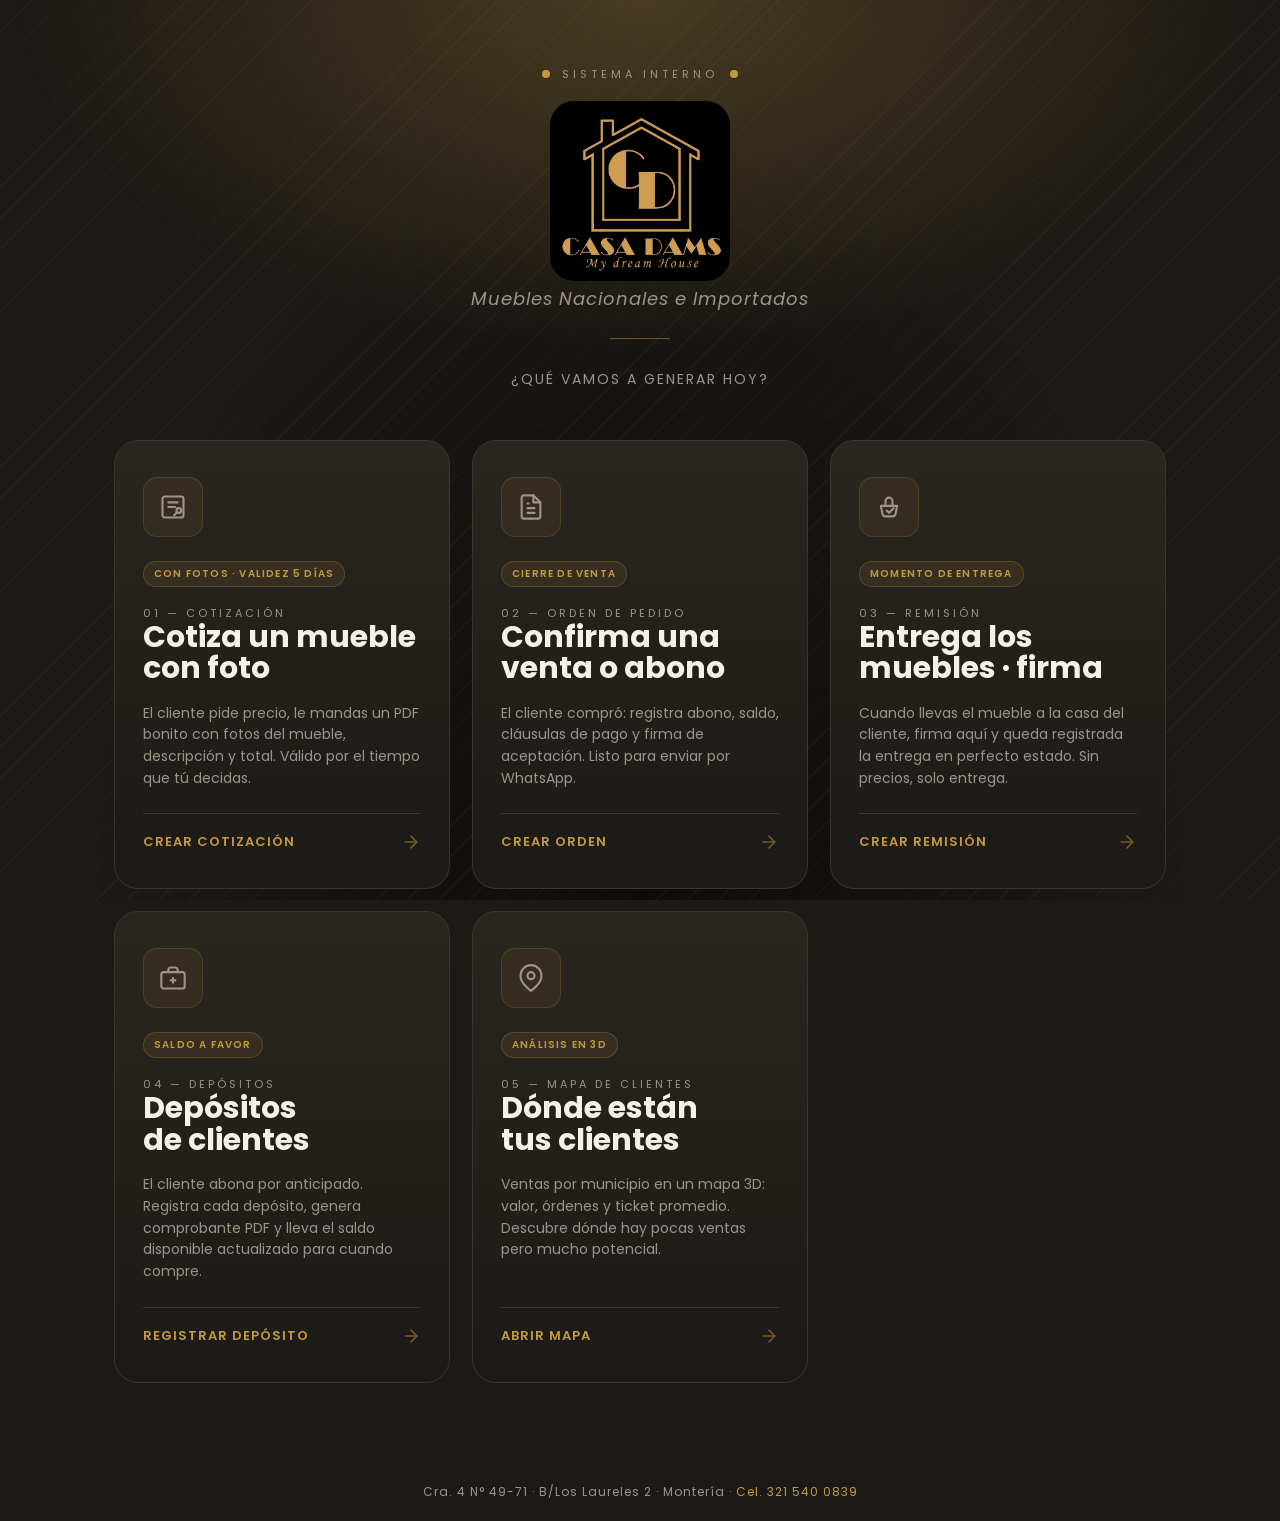
<file: index.html>
<!DOCTYPE html>
<html lang="es">
<head>
<meta charset="UTF-8">
<meta name="viewport" content="width=device-width, initial-scale=1.0">
<title>Casa Dams — Panel</title>
<link href="https://fonts.googleapis.com/css2?family=Poppins:wght@300;400;500;600;700&display=swap" rel="stylesheet">
<link rel="stylesheet" href="casa-dams.css">
<style>
  body {
    background: var(--dark);
    color: var(--cream);
    min-height: 100vh;
    padding: 0;
    overflow-x: hidden;
  }

  /* Fondo con textura sutil */
  body::before {
    content: '';
    position: fixed;
    inset: 0;
    background-image:
      radial-gradient(ellipse 70% 55% at 50% 0%, rgba(196,154,60,0.26) 0%, rgba(196,154,60,0) 70%),
      repeating-linear-gradient(135deg, rgba(196,154,60,0.06) 0 1px, transparent 1px 22px),
      radial-gradient(ellipse at 50% 100%, rgba(0,0,0,0.55), transparent 60%);
    pointer-events: none;
    z-index: 0;
  }

  .hub-header {
    text-align: center;
    padding: 60px 24px 30px;
    position: relative;
    z-index: 1;
  }

  .hub-logo-img {
    width: 180px;
    height: 180px;
    object-fit: contain;
    border-radius: 24px;
    margin: 0 auto 4px;
    display: block;
    animation: fadeInUp 0.9s var(--ease-smooth) both;
    transition: transform 0.4s var(--ease-bounce);
  }
  .hub-logo-img:hover { transform: scale(1.04) rotate(-1deg); }

  .hub-logo-mark {
    display: inline-flex;
    align-items: center;
    gap: 12px;
    margin-bottom: 18px;
  }
  .hub-logo-mark .dot {
    width: 8px;
    height: 8px;
    background: var(--gold);
    border-radius: 50%;
    animation: blink 2s infinite;
  }
  @keyframes blink { 0%, 100% { opacity: 1; } 50% { opacity: 0.3; } }
  .hub-logo-mark .label {
    font-size: 11px;
    letter-spacing: 4px;
    text-transform: uppercase;
    color: var(--warm-gray);
  }

  .hub-title {
    font-family: 'Poppins',sans-serif;
    font-size: clamp(48px, 8vw, 84px);
    font-weight: 700;
    color: var(--gold);
    letter-spacing: 6px;
    line-height: 1;
    margin-bottom: 10px;
    animation: fadeInUp 0.8s var(--ease-smooth) both;
  }

  .hub-tagline {
    font-family: 'Poppins',sans-serif;
    font-style: italic;
    font-size: clamp(14px, 2vw, 18px);
    color: var(--warm-gray);
    letter-spacing: 1px;
    animation: fadeInUp 0.8s var(--ease-smooth) both;
    animation-delay: 0.1s;
  }

  .hub-divider {
    width: 60px;
    height: 1px;
    background: var(--gold);
    margin: 26px auto 0;
    opacity: 0.5;
  }

  .hub-subtitle {
    text-align: center;
    color: var(--warm-gray);
    font-size: 14px;
    letter-spacing: 2px;
    text-transform: uppercase;
    margin-bottom: 50px;
    position: relative;
    z-index: 1;
    animation: fadeInUp 0.8s var(--ease-smooth) both;
    animation-delay: 0.15s;
  }

  .hub-grid {
    max-width: 1100px;
    margin: 0 auto;
    padding: 0 24px 80px;
    display: grid;
    grid-template-columns: repeat(auto-fit, minmax(280px, 1fr));
    gap: 22px;
    position: relative;
    z-index: 1;
  }

  .hub-card {
    background: linear-gradient(180deg, var(--dark-2) 0%, var(--dark) 100%);
    border: 1px solid #3A3730;
    border-radius: 24px;
    padding: 36px 28px;
    text-decoration: none;
    color: var(--cream);
    display: flex;
    flex-direction: column;
    gap: 18px;
    position: relative;
    overflow: hidden;
    transition: all 0.35s var(--ease-smooth);
    animation: fadeInUp 0.7s var(--ease-smooth) both;
    cursor: pointer;
  }
  .hub-card:nth-child(1) { animation-delay: 0.2s; }
  .hub-card:nth-child(2) { animation-delay: 0.3s; }
  .hub-card:nth-child(3) { animation-delay: 0.4s; }
  .hub-card:nth-child(4) { animation-delay: 0.5s; }
  .hub-card:nth-child(5) { animation-delay: 0.6s; }

  .hub-card::before {
    content: '';
    position: absolute;
    top: 0; left: 0; right: 0;
    height: 3px;
    background: linear-gradient(90deg, transparent, var(--gold), transparent);
    transform: scaleX(0);
    transform-origin: center;
    transition: transform 0.5s var(--ease-smooth);
  }

  .hub-card::after {
    content: '';
    position: absolute;
    inset: -1px;
    border-radius: 24px;
    padding: 1px;
    background: linear-gradient(135deg, var(--gold) 0%, transparent 50%, transparent 100%);
    -webkit-mask: linear-gradient(#000 0 0) content-box, linear-gradient(#000 0 0);
    -webkit-mask-composite: xor;
            mask-composite: exclude;
    opacity: 0;
    transition: opacity 0.3s;
    pointer-events: none;
  }

  .hub-card:hover {
    transform: translateY(-6px);
    border-color: var(--gold);
    box-shadow: 0 24px 50px rgba(0,0,0,0.4), 0 0 0 1px rgba(196,154,60,0.2);
  }
  .hub-card:hover::before { transform: scaleX(1); }
  .hub-card:hover::after { opacity: 0.8; }
  .hub-card:hover .hub-arrow { transform: translateX(6px); opacity: 1; }
  .hub-card:hover .hub-card-icon { color: var(--gold); transform: scale(1.05); }

  .hub-card-icon-wrap {
    width: 60px;
    height: 60px;
    border-radius: 14px;
    background: rgba(196,154,60,0.08);
    border: 1px solid rgba(196,154,60,0.18);
    display: flex;
    align-items: center;
    justify-content: center;
    margin-bottom: 6px;
    transition: all 0.3s var(--ease-smooth);
  }
  .hub-card:hover .hub-card-icon-wrap { background: rgba(196,154,60,0.15); }

  .hub-card-icon {
    color: var(--warm-gray);
    transition: all 0.3s var(--ease-smooth);
  }

  .hub-card-label {
    font-size: 11px;
    letter-spacing: 3px;
    text-transform: uppercase;
    color: var(--warm-gray);
  }

  .hub-card-title {
    font-family: 'Poppins',sans-serif;
    font-size: 30px;
    font-weight: 700;
    color: var(--cream);
    line-height: 1.05;
  }

  .hub-card-desc {
    color: var(--warm-gray);
    font-size: 14px;
    line-height: 1.55;
    flex: 1;
  }

  .hub-card-footer {
    display: flex;
    align-items: center;
    justify-content: space-between;
    margin-top: 6px;
    padding-top: 18px;
    border-top: 1px solid #3A3730;
  }

  .hub-card-cta {
    font-size: 13px;
    font-weight: 600;
    letter-spacing: 1px;
    text-transform: uppercase;
    color: var(--gold);
  }

  .hub-arrow {
    color: var(--gold);
    opacity: 0.5;
    transition: all 0.25s var(--ease-smooth);
  }

  /* Tag chip */
  .hub-tag {
    display: inline-flex;
    align-items: center;
    gap: 6px;
    font-size: 10px;
    font-weight: 600;
    letter-spacing: 1.2px;
    text-transform: uppercase;
    color: var(--gold);
    padding: 4px 10px;
    background: rgba(196,154,60,0.1);
    border: 1px solid rgba(196,154,60,0.25);
    border-radius: 100px;
    align-self: flex-start;
  }

  .hub-footer {
    text-align: center;
    padding: 20px;
    color: var(--warm-gray);
    font-size: 12px;
    letter-spacing: 1px;
    position: relative;
    z-index: 1;
  }
  .hub-footer a { color: var(--gold); text-decoration: none; }

  @media (max-width: 600px) {
    .hub-header { padding: 50px 24px 30px; }
    .hub-subtitle { margin-bottom: 30px; }
    .hub-card { padding: 28px 22px; }
    .hub-card-title { font-size: 26px; }
  }
</style>
</head>
<body>

<div class="hub-header">
  <div class="hub-logo-mark">
    <span class="dot"></span>
    <span class="label">Sistema Interno</span>
    <span class="dot"></span>
  </div>
  <img src="assets/logo-casa-dams.jpeg" class="hub-logo-img" alt="Casa Dams">
  <p class="hub-tagline">Muebles Nacionales e Importados</p>
  <div class="hub-divider"></div>
</div>

<p class="hub-subtitle">¿Qué vamos a generar hoy?</p>

<div class="hub-grid">

  <a class="hub-card" href="cotizacion.html">
    <div class="hub-card-icon-wrap">
      <svg class="hub-card-icon" width="28" height="28" viewBox="0 0 24 24" fill="none" stroke="currentColor" stroke-width="1.8" stroke-linecap="round" stroke-linejoin="round">
        <rect x="3" y="3" width="18" height="18" rx="2"></rect>
        <path d="M8 8h8"></path>
        <path d="M8 12h6"></path>
        <circle cx="17" cy="15" r="2"></circle>
        <path d="m13 19 2-2"></path>
      </svg>
    </div>
    <span class="hub-tag">Con fotos · Validez 5 días</span>
    <div>
      <div class="hub-card-label">01 — Cotización</div>
      <div class="hub-card-title">Cotiza un mueble<br>con foto</div>
    </div>
    <p class="hub-card-desc">El cliente pide precio, le mandas un PDF bonito con fotos del mueble, descripción y total. Válido por el tiempo que tú decidas.</p>
    <div class="hub-card-footer">
      <span class="hub-card-cta">Crear cotización</span>
      <svg class="hub-arrow" width="20" height="20" viewBox="0 0 24 24" fill="none" stroke="currentColor" stroke-width="2" stroke-linecap="round" stroke-linejoin="round">
        <line x1="5" y1="12" x2="19" y2="12"></line>
        <polyline points="12 5 19 12 12 19"></polyline>
      </svg>
    </div>
  </a>

  <a class="hub-card" href="orden.html">
    <div class="hub-card-icon-wrap">
      <svg class="hub-card-icon" width="28" height="28" viewBox="0 0 24 24" fill="none" stroke="currentColor" stroke-width="1.8" stroke-linecap="round" stroke-linejoin="round">
        <path d="M14 2H6a2 2 0 0 0-2 2v16a2 2 0 0 0 2 2h12a2 2 0 0 0 2-2V8z"></path>
        <polyline points="14 2 14 8 20 8"></polyline>
        <path d="M9 13h6"></path>
        <path d="M9 17h6"></path>
        <path d="M9 9h1"></path>
      </svg>
    </div>
    <span class="hub-tag">Cierre de venta</span>
    <div>
      <div class="hub-card-label">02 — Orden de Pedido</div>
      <div class="hub-card-title">Confirma una<br>venta o abono</div>
    </div>
    <p class="hub-card-desc">El cliente compró: registra abono, saldo, cláusulas de pago y firma de aceptación. Listo para enviar por WhatsApp.</p>
    <div class="hub-card-footer">
      <span class="hub-card-cta">Crear orden</span>
      <svg class="hub-arrow" width="20" height="20" viewBox="0 0 24 24" fill="none" stroke="currentColor" stroke-width="2" stroke-linecap="round" stroke-linejoin="round">
        <line x1="5" y1="12" x2="19" y2="12"></line>
        <polyline points="12 5 19 12 12 19"></polyline>
      </svg>
    </div>
  </a>

  <a class="hub-card" href="remision.html">
    <div class="hub-card-icon-wrap">
      <svg class="hub-card-icon" width="28" height="28" viewBox="0 0 24 24" fill="none" stroke="currentColor" stroke-width="1.8" stroke-linecap="round" stroke-linejoin="round">
        <path d="M5 11h14l-1.5 7.5a2 2 0 0 1-2 1.5h-7a2 2 0 0 1-2-1.5L5 11Z"></path>
        <path d="M9 11V7a3 3 0 0 1 6 0v4"></path>
        <path d="m10 15 2 2 4-4"></path>
      </svg>
    </div>
    <span class="hub-tag">Momento de entrega</span>
    <div>
      <div class="hub-card-label">03 — Remisión</div>
      <div class="hub-card-title">Entrega los<br>muebles · firma</div>
    </div>
    <p class="hub-card-desc">Cuando llevas el mueble a la casa del cliente, firma aquí y queda registrada la entrega en perfecto estado. Sin precios, solo entrega.</p>
    <div class="hub-card-footer">
      <span class="hub-card-cta">Crear remisión</span>
      <svg class="hub-arrow" width="20" height="20" viewBox="0 0 24 24" fill="none" stroke="currentColor" stroke-width="2" stroke-linecap="round" stroke-linejoin="round">
        <line x1="5" y1="12" x2="19" y2="12"></line>
        <polyline points="12 5 19 12 12 19"></polyline>
      </svg>
    </div>
  </a>


  <a class="hub-card" href="deposito.html">
    <div class="hub-card-icon-wrap">
      <svg class="hub-card-icon" width="28" height="28" viewBox="0 0 24 24" fill="none" stroke="currentColor" stroke-width="1.8" stroke-linecap="round" stroke-linejoin="round">
        <rect x="2" y="7" width="20" height="14" rx="2"></rect>
        <path d="M16 7V5a2 2 0 0 0-2-2h-4a2 2 0 0 0-2 2v2"></path>
        <line x1="12" y1="12" x2="12" y2="16"></line>
        <line x1="10" y1="14" x2="14" y2="14"></line>
      </svg>
    </div>
    <span class="hub-tag">Saldo a favor</span>
    <div>
      <div class="hub-card-label">04 — Depósitos</div>
      <div class="hub-card-title">Depósitos<br>de clientes</div>
    </div>
    <p class="hub-card-desc">El cliente abona por anticipado. Registra cada depósito, genera comprobante PDF y lleva el saldo disponible actualizado para cuando compre.</p>
    <div class="hub-card-footer">
      <span class="hub-card-cta">Registrar depósito</span>
      <svg class="hub-arrow" width="20" height="20" viewBox="0 0 24 24" fill="none" stroke="currentColor" stroke-width="2" stroke-linecap="round" stroke-linejoin="round">
        <line x1="5" y1="12" x2="19" y2="12"></line>
        <polyline points="12 5 19 12 12 19"></polyline>
      </svg>
    </div>
  </a>

  <a class="hub-card" href="mapa-clientes.html">
    <div class="hub-card-icon-wrap">
      <svg class="hub-card-icon" width="28" height="28" viewBox="0 0 24 24" fill="none" stroke="currentColor" stroke-width="1.8" stroke-linecap="round" stroke-linejoin="round">
        <path d="M21 10c0 7-9 13-9 13s-9-6-9-13a9 9 0 0 1 18 0z"></path>
        <circle cx="12" cy="10" r="3"></circle>
      </svg>
    </div>
    <span class="hub-tag">Análisis en 3D</span>
    <div>
      <div class="hub-card-label">05 — Mapa de clientes</div>
      <div class="hub-card-title">Dónde están<br>tus clientes</div>
    </div>
    <p class="hub-card-desc">Ventas por municipio en un mapa 3D: valor, órdenes y ticket promedio. Descubre dónde hay pocas ventas pero mucho potencial.</p>
    <div class="hub-card-footer">
      <span class="hub-card-cta">Abrir mapa</span>
      <svg class="hub-arrow" width="20" height="20" viewBox="0 0 24 24" fill="none" stroke="currentColor" stroke-width="2" stroke-linecap="round" stroke-linejoin="round">
        <line x1="5" y1="12" x2="19" y2="12"></line>
        <polyline points="12 5 19 12 12 19"></polyline>
      </svg>
    </div>
  </a>

</div>

<div class="hub-footer">
  Cra. 4 N° 49-71 · B/Los Laureles 2 · Montería · <a href="tel:3215400839">Cel. 321 540 0839</a>
</div>

</body>
</html>
</file>
<file: casa-dams.css>
/* =========================================================
   CASA DAMS — Sistema de diseño compartido
   Cotización · Remisión · Orden de Pedido
   ========================================================= */

:root {
  --cream: #F5F0E8;
  --cream-2: #EFE8DB;
  --dark: #1C1A17;
  --dark-2: #2A2620;
  --brown: #6B4F35;
  --gold: #C49A3C;
  --gold-light: #E8C96A;
  --gold-tint: rgba(196,154,60,0.08);
  --warm-gray: #9E9488;
  --warm-gray-2: #BDB5A8;
  --border: #D4C9B8;
  --white: #FDFCF9;
  --red: #C0392B;
  --green: #27634A;
  --shadow-sm: 0 2px 8px rgba(28,26,23,0.04);
  --shadow-md: 0 4px 24px rgba(28,26,23,0.08);
  --shadow-lg: 0 18px 60px rgba(28,26,23,0.18);
  --radius: 16px;
  --radius-sm: 10px;
  --radius-lg: 24px;
  --ease-bounce: cubic-bezier(.34,1.56,.64,1);
  --ease-smooth: cubic-bezier(.4,0,.2,1);
}

* { margin: 0; padding: 0; box-sizing: border-box; -webkit-tap-highlight-color: transparent; }

html { -webkit-text-size-adjust: 100%; }

body {
  font-family: 'Poppins',sans-serif;
  background: var(--cream);
  color: var(--dark);
  min-height: 100vh;
  padding-bottom: 120px;
  -webkit-font-smoothing: antialiased;
  -moz-osx-font-smoothing: grayscale;
}

/* =========================================================
   HEADER
   ========================================================= */
.header {
  background: var(--dark);
  padding: 20px 32px;
  display: flex;
  align-items: center;
  justify-content: space-between;
  position: sticky;
  top: 0;
  z-index: 100;
  box-shadow: 0 2px 20px rgba(0,0,0,0.3);
}

.header-brand {
  display: flex;
  align-items: center;
  gap: 14px;
}

.header-brand a {
  color: inherit;
  text-decoration: none;
}
.header-brand .brand-link {
  display: flex;
  align-items: center;
  gap: 12px;
}

.brand-logo {
  width: 48px;
  height: 48px;
  object-fit: contain;
  border-radius: 8px;
  flex-shrink: 0;
  display: block;
  transition: transform 0.3s var(--ease-bounce);
}
.brand-logo:hover { transform: scale(1.05) rotate(-2deg); }

.brand-text {
  display: flex;
  flex-direction: column;
}

.header-brand .logo {
  font-family: 'Poppins',sans-serif;
  font-size: 26px;
  font-weight: 700;
  color: var(--gold);
  letter-spacing: 2px;
  line-height: 1;
}

.header-brand .tagline {
  font-size: 10.5px;
  color: var(--warm-gray);
  letter-spacing: 1.5px;
  text-transform: uppercase;
  margin-top: 4px;
}

.header-meta {
  text-align: right;
  display: flex;
  flex-direction: column;
  gap: 2px;
}

.doc-type {
  font-size: 10px;
  color: var(--warm-gray);
  letter-spacing: 3px;
  text-transform: uppercase;
}

.doc-numero {
  font-family: 'Poppins',sans-serif;
  font-size: 28px;
  color: var(--gold);
  font-weight: 700;
  line-height: 1;
}

.back-pill {
  display: inline-flex;
  align-items: center;
  gap: 6px;
  font-size: 11px;
  color: var(--warm-gray);
  letter-spacing: 1px;
  text-transform: uppercase;
  padding: 6px 10px;
  border: 1px solid #3A3730;
  border-radius: 100px;
  text-decoration: none;
  transition: all 0.18s var(--ease-smooth);
}
.back-pill:hover { color: var(--gold); border-color: var(--gold); transform: translateX(-2px); }

/* =========================================================
   LAYOUT
   ========================================================= */
.container {
  max-width: 920px;
  margin: 0 auto;
  padding: 24px 20px;
}

.card {
  background: var(--white);
  border-radius: var(--radius);
  padding: 24px;
  margin-bottom: 20px;
  border: 1px solid var(--border);
  box-shadow: var(--shadow-sm);
  animation: cardIn 0.5s var(--ease-smooth) both;
  transition: box-shadow 0.25s var(--ease-smooth);
}
.card:hover { box-shadow: var(--shadow-md); }

.card:nth-child(2) { animation-delay: 0.05s; }
.card:nth-child(3) { animation-delay: 0.1s; }
.card:nth-child(4) { animation-delay: 0.15s; }
.card:nth-child(5) { animation-delay: 0.2s; }

@keyframes cardIn {
  from { opacity: 0; transform: translateY(12px); }
  to   { opacity: 1; transform: translateY(0); }
}

.card-title {
  font-family: 'Poppins',sans-serif;
  font-size: 15px;
  color: var(--brown);
  letter-spacing: 1px;
  text-transform: uppercase;
  margin-bottom: 18px;
  padding-bottom: 10px;
  border-bottom: 1px solid var(--border);
  display: flex;
  align-items: center;
  gap: 10px;
}
.card-title::before {
  content: '';
  width: 4px;
  height: 18px;
  background: var(--gold);
  border-radius: 2px;
}
.card-title .badge {
  margin-left: auto;
  font-family: 'Poppins',sans-serif;
  font-size: 10px;
  font-weight: 600;
  color: var(--warm-gray);
  letter-spacing: 1px;
  background: var(--cream);
  padding: 4px 10px;
  border-radius: 100px;
  border: 1px solid var(--border);
  text-transform: uppercase;
  white-space: nowrap;
}

/* =========================================================
   FORMS
   ========================================================= */
.form-row {
  display: grid;
  gap: 14px;
  margin-bottom: 14px;
}
.form-row.cols-2 { grid-template-columns: 1fr 1fr; }
.form-row.cols-3 { grid-template-columns: 1fr 1fr 1fr; }
.form-row.cols-1 { grid-template-columns: 1fr; }
.form-row:last-child { margin-bottom: 0; }

.field { display: flex; flex-direction: column; gap: 6px; }

label {
  font-size: 11px;
  font-weight: 600;
  color: var(--warm-gray);
  letter-spacing: 1px;
  text-transform: uppercase;
}

input, select, textarea {
  background: var(--cream);
  border: 1.5px solid var(--border);
  border-radius: var(--radius-sm);
  padding: 13px 16px;
  font-family: 'Poppins',sans-serif;
  font-size: 16px;
  color: var(--dark);
  width: 100%;
  transition: border-color 0.2s, box-shadow 0.2s, background 0.2s;
  -webkit-appearance: none;
  appearance: none;
}

select {
  background-image: url("data:image/svg+xml;utf8,<svg xmlns='http://www.w3.org/2000/svg' width='12' height='8' viewBox='0 0 12 8' fill='none'><path d='M1 1L6 6L11 1' stroke='%236B4F35' stroke-width='1.5' stroke-linecap='round' stroke-linejoin='round'/></svg>");
  background-repeat: no-repeat;
  background-position: right 16px center;
  padding-right: 40px;
}

textarea { resize: vertical; min-height: 80px; font-family: 'Poppins',sans-serif; line-height: 1.5; }

input:focus, select:focus, textarea:focus {
  outline: none;
  border-color: var(--gold);
  box-shadow: 0 0 0 3px rgba(196,154,60,0.15);
  background: var(--white);
}

input::placeholder, textarea::placeholder { color: var(--warm-gray-2); }

/* =========================================================
   TOTALES + SON
   ========================================================= */
.totales {
  margin-top: 16px;
  display: flex;
  flex-direction: column;
  align-items: flex-end;
  gap: 8px;
}
.total-row { display: flex; align-items: center; gap: 16px; min-width: 320px; }
.total-label {
  font-size: 12px;
  color: var(--warm-gray);
  letter-spacing: 1px;
  text-transform: uppercase;
  flex: 1;
  text-align: right;
}
.total-value {
  font-family: 'Poppins',sans-serif;
  font-size: 18px;
  font-weight: 700;
  color: var(--dark);
  min-width: 160px;
  text-align: right;
  transition: color 0.2s;
}
.total-row.grand {
  border-top: 2px solid var(--gold);
  padding-top: 12px;
  margin-top: 4px;
}
.total-row.grand .total-label { color: var(--brown); font-weight: 600; }
.total-row.grand .total-value { color: var(--green); font-size: 24px; }

.total-input {
  background: var(--cream);
  border: 1.5px solid var(--border);
  border-radius: 8px;
  padding: 10px 14px;
  font-family: 'Poppins',sans-serif;
  font-size: 18px;
  font-weight: 700;
  color: var(--dark);
  width: 170px;
  text-align: right;
}
.total-input:focus { outline: none; border-color: var(--gold); box-shadow: 0 0 0 3px rgba(196,154,60,0.15); }

.son-field {
  background: var(--cream);
  border: 1.5px solid var(--border);
  border-radius: var(--radius-sm);
  padding: 14px 16px;
  font-size: 14px;
  color: var(--brown);
  font-style: italic;
  min-height: 48px;
  line-height: 1.5;
}

/* =========================================================
   FIRMA
   ========================================================= */
.firma-box { display: flex; flex-direction: column; gap: 8px; }
.firma-label {
  font-size: 11px;
  font-weight: 600;
  color: var(--warm-gray);
  letter-spacing: 1px;
  text-transform: uppercase;
}
canvas.firma-pad {
  border: 1.5px solid var(--border);
  border-radius: var(--radius-sm);
  background: var(--cream);
  width: 100%;
  height: 160px;
  cursor: crosshair;
  touch-action: none;
  transition: all 0.2s var(--ease-smooth);
}
canvas.firma-pad.active {
  border-color: var(--gold);
  box-shadow: 0 0 0 3px rgba(196,154,60,0.15);
}
.firma-actions { display: flex; gap: 8px; align-items: center; }
.btn-clear-firma {
  background: transparent;
  border: 1px solid var(--border);
  border-radius: 8px;
  padding: 8px 14px;
  font-family: 'Poppins',sans-serif;
  font-size: 12px;
  color: var(--warm-gray);
  cursor: pointer;
  transition: all 0.15s;
}
.btn-clear-firma:hover { border-color: var(--red); color: var(--red); }

.aceptada-badge {
  display: inline-block;
  border: 3px solid var(--green);
  color: var(--green);
  font-family: 'Poppins',sans-serif;
  font-size: 16px;
  font-weight: 700;
  padding: 5px 18px;
  border-radius: 6px;
  letter-spacing: 3px;
  transform: rotate(-5deg);
  opacity: 0.75;
}

/* =========================================================
   FOOTER ACCIONES
   ========================================================= */
.footer-actions {
  position: fixed;
  bottom: 0;
  left: 0;
  right: 0;
  background: var(--dark);
  padding: 14px 24px;
  display: flex;
  gap: 12px;
  align-items: center;
  box-shadow: 0 -4px 24px rgba(0,0,0,0.2);
  z-index: 200;
  backdrop-filter: blur(8px);
}

.btn-primary, .btn-secondary, .btn-whatsapp {
  font-family: 'Poppins',sans-serif;
  cursor: pointer;
  border-radius: 12px;
  display: inline-flex;
  align-items: center;
  justify-content: center;
  gap: 8px;
  transition: all 0.2s var(--ease-smooth);
  white-space: nowrap;
  font-weight: 600;
}

.btn-primary {
  flex: 1;
  background: var(--gold);
  color: var(--dark);
  border: none;
  padding: 16px 24px;
  font-size: 15px;
  font-weight: 700;
  letter-spacing: 0.5px;
}
.btn-primary:hover { background: var(--gold-light); transform: translateY(-2px); box-shadow: 0 8px 24px rgba(196,154,60,0.4); }
.btn-primary:active { transform: translateY(0); }

.btn-secondary {
  background: transparent;
  color: var(--warm-gray);
  border: 1.5px solid #3A3730;
  padding: 16px 18px;
  font-size: 14px;
}
.btn-secondary:hover { border-color: var(--gold); color: var(--gold); }

.btn-whatsapp {
  background: #25D366;
  color: white;
  border: none;
  padding: 16px 22px;
  font-size: 15px;
}
.btn-whatsapp:hover { background: #20BA5A; transform: translateY(-2px); box-shadow: 0 8px 24px rgba(37,211,102,0.4); }

/* =========================================================
   MODAL
   ========================================================= */
.modal-overlay {
  position: fixed;
  inset: 0;
  background: rgba(0,0,0,0.7);
  display: flex;
  align-items: center;
  justify-content: center;
  z-index: 500;
  opacity: 0;
  pointer-events: none;
  transition: opacity 0.25s;
  padding: 20px;
  backdrop-filter: blur(4px);
}
.modal-overlay.show { opacity: 1; pointer-events: all; }

.modal {
  background: var(--white);
  border-radius: 20px;
  padding: 28px;
  max-width: 440px;
  width: 100%;
  transform: scale(0.96) translateY(20px);
  transition: transform 0.3s var(--ease-bounce);
  box-shadow: var(--shadow-lg);
}
.modal-overlay.show .modal { transform: scale(1) translateY(0); }

.modal h2 {
  font-family: 'Poppins',sans-serif;
  font-size: 22px;
  color: var(--dark);
  margin-bottom: 6px;
}
.modal p { color: var(--warm-gray); font-size: 14px; margin-bottom: 18px; line-height: 1.5; }
.modal-input {
  background: var(--cream);
  border: 1.5px solid var(--border);
  border-radius: 12px;
  padding: 14px 16px;
  font-family: 'Poppins',sans-serif;
  font-size: 17px;
  width: 100%;
  margin-bottom: 14px;
  text-align: center;
  letter-spacing: 2px;
}
.modal-input:focus { outline: none; border-color: #25D366; box-shadow: 0 0 0 3px rgba(37,211,102,0.15); }
.modal-actions { display: flex; gap: 10px; }
.modal-btn {
  flex: 1;
  padding: 14px;
  border-radius: 10px;
  font-family: 'Poppins',sans-serif;
  font-size: 15px;
  font-weight: 600;
  cursor: pointer;
  border: none;
  transition: all 0.18s var(--ease-smooth);
}
.modal-btn.cancel { background: var(--cream); color: var(--warm-gray); }
.modal-btn.cancel:hover { background: var(--cream-2); color: var(--brown); }
.modal-btn.confirm { background: #25D366; color: white; }
.modal-btn.confirm:hover { background: #20BA5A; }

/* =========================================================
   TOAST
   ========================================================= */
.toast {
  position: fixed;
  top: 90px;
  left: 50%;
  transform: translateX(-50%) translateY(-20px);
  background: var(--dark);
  color: var(--gold);
  padding: 12px 24px;
  border-radius: 100px;
  font-size: 14px;
  font-weight: 500;
  opacity: 0;
  transition: all 0.3s var(--ease-bounce);
  z-index: 1000;
  white-space: nowrap;
  pointer-events: none;
  box-shadow: 0 8px 30px rgba(0,0,0,0.25);
  letter-spacing: 0.3px;
}
.toast.show { opacity: 1; transform: translateX(-50%) translateY(0); }

/* =========================================================
   BTN ADD ROW (compartido)
   ========================================================= */
.btn-add-row {
  margin-top: 14px;
  background: transparent;
  border: 1.5px dashed var(--gold);
  color: var(--brown);
  border-radius: var(--radius-sm);
  padding: 13px;
  width: 100%;
  font-family: 'Poppins',sans-serif;
  font-size: 14px;
  font-weight: 500;
  cursor: pointer;
  transition: all 0.2s var(--ease-smooth);
  display: flex;
  align-items: center;
  justify-content: center;
  gap: 8px;
}
.btn-add-row:hover {
  background: var(--gold-tint);
  border-color: var(--brown);
  transform: translateY(-1px);
}
.btn-add-row .plus {
  display: inline-flex;
  align-items: center;
  justify-content: center;
  width: 22px;
  height: 22px;
  border-radius: 50%;
  background: var(--gold);
  color: var(--white);
  font-weight: 700;
  font-size: 14px;
  transition: transform 0.2s;
}
.btn-add-row:hover .plus { transform: rotate(90deg); }

.btn-delete-row {
  width: 32px;
  height: 32px;
  border-radius: 8px;
  border: none;
  background: #FEE2E2;
  color: var(--red);
  font-size: 15px;
  cursor: pointer;
  display: flex;
  align-items: center;
  justify-content: center;
  transition: all 0.18s var(--ease-smooth);
  flex-shrink: 0;
}
.btn-delete-row:hover { background: var(--red); color: var(--white); transform: scale(1.05); }

/* =========================================================
   RESPONSIVE
   ========================================================= */
@media (max-width: 700px) {
  .header { padding: 14px 16px; }
  .brand-logo { width: 40px; height: 40px; }
  .header-brand .brand-link { gap: 10px; }
  .header-brand .logo { font-size: 20px; }
  .header-brand .tagline { font-size: 9px; }
  .doc-numero { font-size: 22px; }
  .container { padding: 16px 14px; }
  .card { padding: 18px 16px; }
  .form-row.cols-2, .form-row.cols-3 { grid-template-columns: 1fr; }
  .footer-actions { padding: 12px 14px; gap: 8px; flex-wrap: wrap; }
  .btn-primary, .btn-secondary, .btn-whatsapp { font-size: 14px; padding: 14px 16px; }
}
</file>
